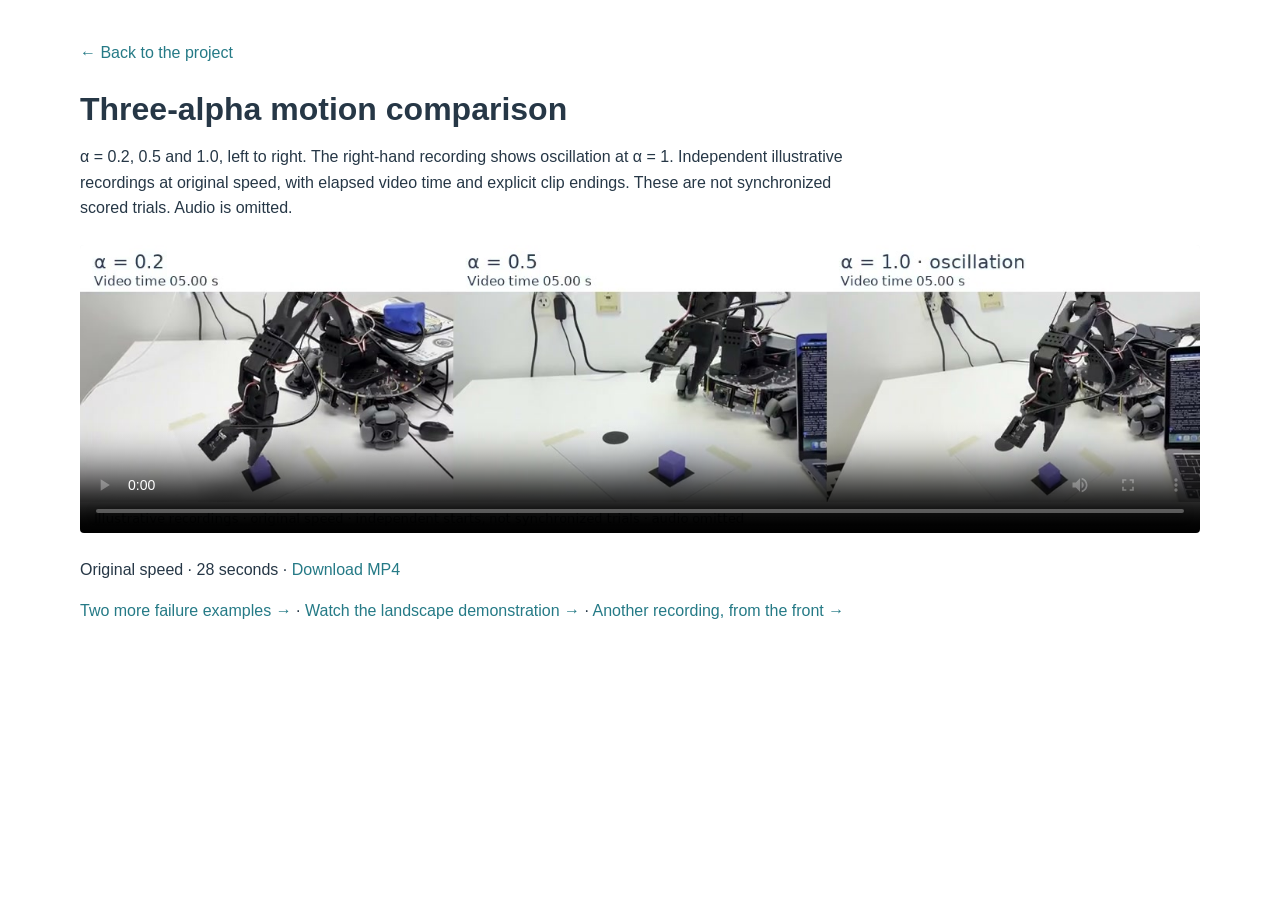
<file: index.html>
<!doctype html>
<html lang="en">
<head>
  <meta charset="utf-8">
  <meta name="viewport" content="width=device-width, initial-scale=1">
  <meta http-equiv="refresh" content="0; url=media/comparison.html">
  <title>Mickey17 demo</title>
</head>
<body><p><a href="media/comparison.html">Watch the Mickey17 comparison</a></p></body>
</html>
</file>
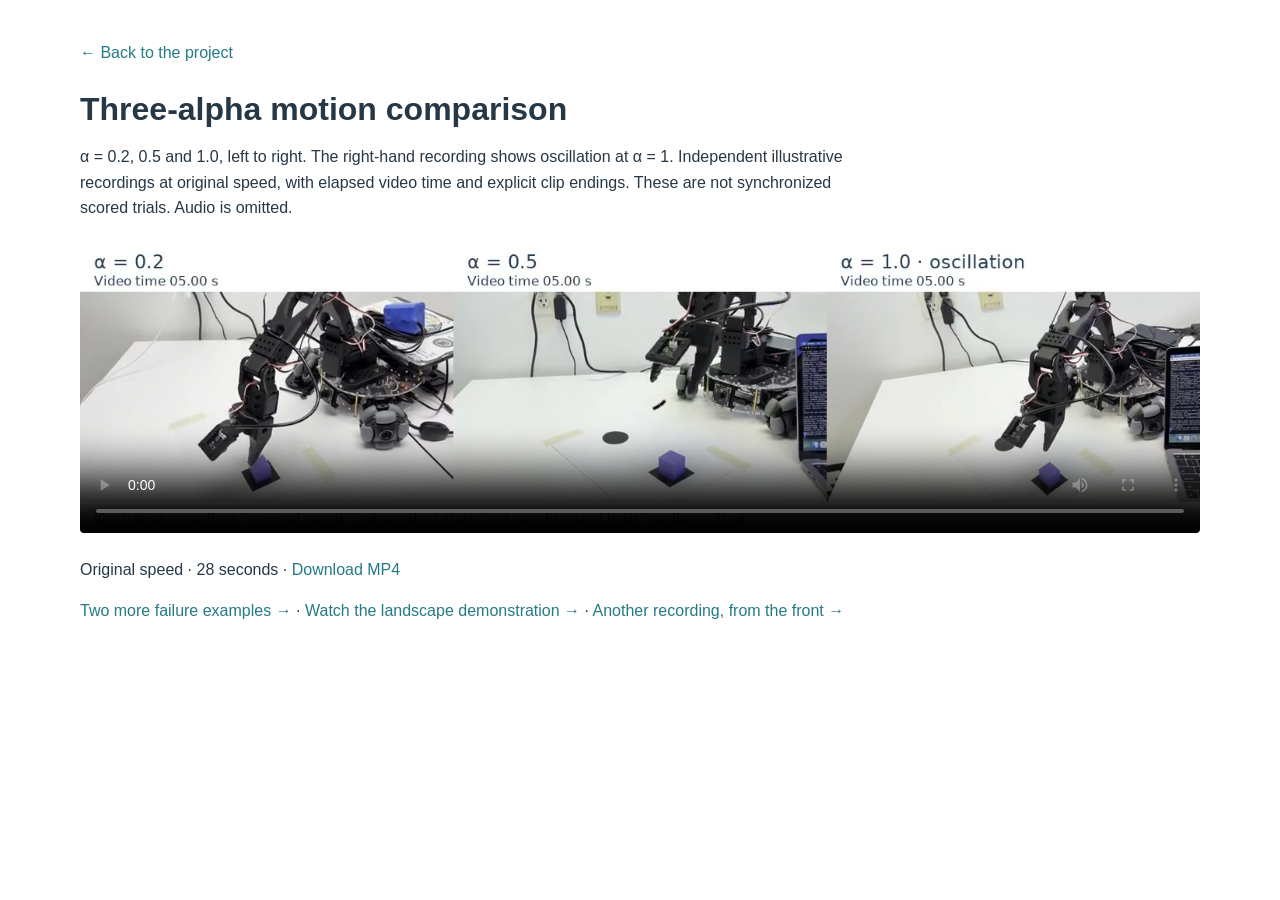
<file: media/comparison.html>
<!doctype html>
<html lang="en">
<head>
  <meta charset="utf-8">
  <meta name="viewport" content="width=device-width, initial-scale=1">
  <title>Mickey17 · three-alpha comparison</title>
  <link rel="stylesheet" href="player.css">
</head>
<body>
  <a href="https://github.com/LaneTang/mickey17-imitation-learning">← Back to the project</a>
  <h1>Three-alpha motion comparison</h1>
  <p>α = 0.2, 0.5 and 1.0, left to right. The right-hand recording shows oscillation at α = 1. Independent illustrative recordings at original speed, with elapsed video time and explicit clip endings. These are not synchronized scored trials. Audio is omitted.</p>
  <video class="comparison" controls playsinline preload="metadata" poster="../assets/alpha_comparison_poster.jpg" aria-label="Independent real-time recordings at alpha 0.2, 0.5 and 1">
    <source src="../assets/alpha_comparison.mp4" type="video/mp4">
    <a href="../assets/alpha_comparison.mp4">Download the MP4</a>
  </video>
  <p>Original speed · 28 seconds · <a href="../assets/alpha_comparison.mp4" download>Download MP4</a></p>
  <p><a href="failures.html">Two more failure examples →</a> · <a href="landscape.html">Watch the landscape demonstration →</a> · <a href="hero.html">Another recording, from the front →</a></p>
</body>
</html>
</file>
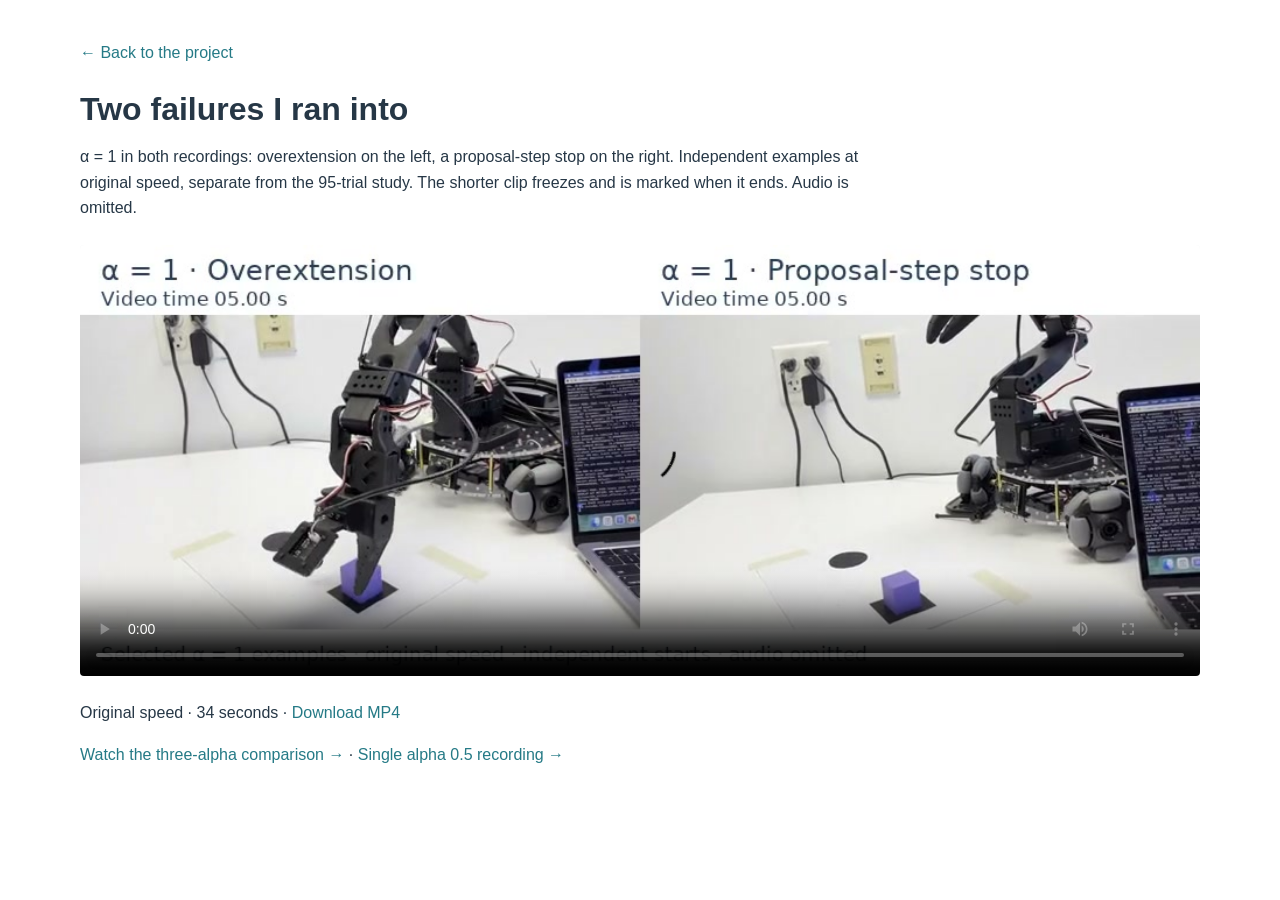
<file: media/failures.html>
<!doctype html>
<html lang="en">
<head>
  <meta charset="utf-8">
  <meta name="viewport" content="width=device-width, initial-scale=1">
  <title>Mickey17 · failure examples</title>
  <link rel="stylesheet" href="player.css">
</head>
<body>
  <a href="https://github.com/LaneTang/mickey17-imitation-learning">← Back to the project</a>
  <h1>Two failures I ran into</h1>
  <p>α = 1 in both recordings: overextension on the left, a proposal-step stop on the right. Independent examples at original speed, separate from the 95-trial study. The shorter clip freezes and is marked when it ends. Audio is omitted.</p>
  <video class="comparison" controls playsinline preload="metadata" poster="../assets/failure_examples_poster.jpg" aria-label="Overextension and proposal-step-stop recordings at alpha 1">
    <source src="../assets/failure_examples.mp4" type="video/mp4">
    <a href="../assets/failure_examples.mp4">Download the MP4</a>
  </video>
  <p>Original speed · 34 seconds · <a href="../assets/failure_examples.mp4" download>Download MP4</a></p>
  <p><a href="comparison.html">Watch the three-alpha comparison →</a> · <a href="landscape.html">Single alpha 0.5 recording →</a></p>
</body>
</html>
</file>
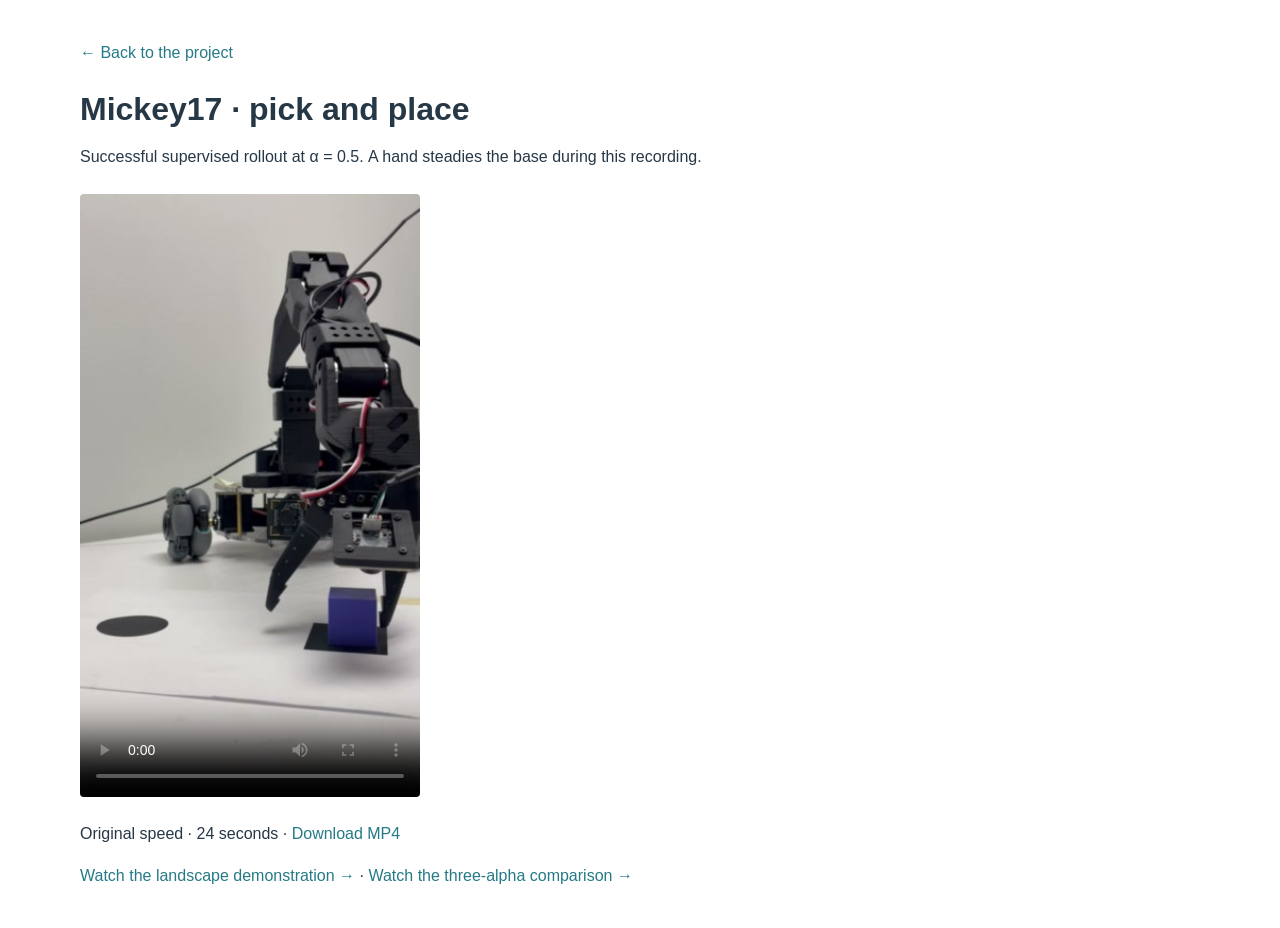
<file: media/hero.html>
<!doctype html>
<html lang="en">
<head>
  <meta charset="utf-8">
  <meta name="viewport" content="width=device-width, initial-scale=1">
  <title>Mickey17 · pick-and-place demo</title>
  <link rel="stylesheet" href="player.css">
</head>
<body>
  <a href="https://github.com/LaneTang/mickey17-imitation-learning">← Back to the project</a>
  <h1>Mickey17 · pick and place</h1>
  <p>Successful supervised rollout at α = 0.5. A hand steadies the base during this recording.</p>
  <video class="hero" controls playsinline preload="metadata" poster="../assets/hero_poster.jpg" aria-label="Successful supervised pick-and-place demonstration">
    <source src="../assets/hero_demo.mp4" type="video/mp4">
    <a href="../assets/hero_demo.mp4">Download the MP4</a>
  </video>
  <p>Original speed · 24 seconds · <a href="../assets/hero_demo.mp4" download>Download MP4</a></p>
  <p><a href="landscape.html">Watch the landscape demonstration →</a> · <a href="comparison.html">Watch the three-alpha comparison →</a></p>
</body>
</html>
</file>
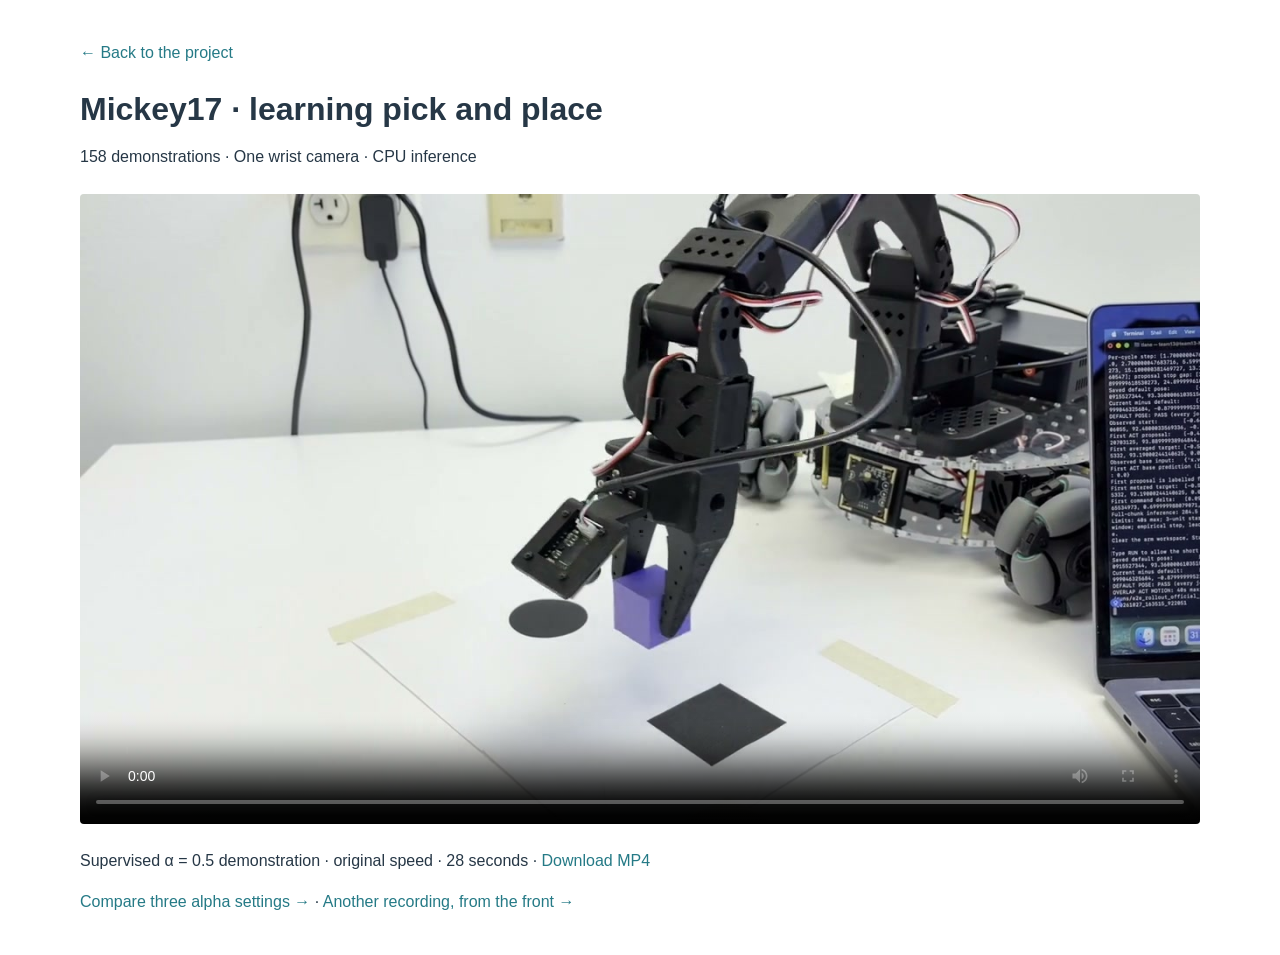
<file: media/landscape.html>
<!doctype html>
<html lang="en">
<head>
  <meta charset="utf-8">
  <meta name="viewport" content="width=device-width, initial-scale=1">
  <title>Mickey17 · learning pick and place</title>
  <link rel="stylesheet" href="player.css">
</head>
<body>
  <a href="https://github.com/LaneTang/mickey17-imitation-learning">← Back to the project</a>
  <h1>Mickey17 · learning pick and place</h1>
  <p>158 demonstrations · One wrist camera · CPU inference</p>
  <video class="comparison" controls playsinline preload="metadata" poster="../assets/landscape_poster.jpg" aria-label="Supervised alpha-0.5 pick-and-place demonstration">
    <source src="../assets/landscape_demo.mp4" type="video/mp4">
    <a href="../assets/landscape_demo.mp4">Download the MP4</a>
  </video>
  <p>Supervised α = 0.5 demonstration · original speed · 28 seconds · <a href="../assets/landscape_demo.mp4" download>Download MP4</a></p>
  <p><a href="comparison.html">Compare three alpha settings →</a> · <a href="hero.html">Another recording, from the front →</a></p>
</body>
</html>
</file>
<file: media/player.css>
:root { color-scheme: light; font-family: -apple-system, BlinkMacSystemFont, "Segoe UI", sans-serif; color: #263746; background: #fff; }
body { max-width: 1120px; margin: 40px auto; padding: 0 24px; line-height: 1.6; }
a { color: #257a86; text-decoration: none; }
h1 { font-size: clamp(22px, 4vw, 32px); line-height: 1.2; margin: 24px 0 12px; }
p { max-width: 800px; }
video { display: block; max-width: 100%; max-height: 72vh; background: #f5f7f8; margin: 24px 0; border-radius: 4px; }
.hero { width: 340px; }
.comparison { width: 100%; }
</file>
